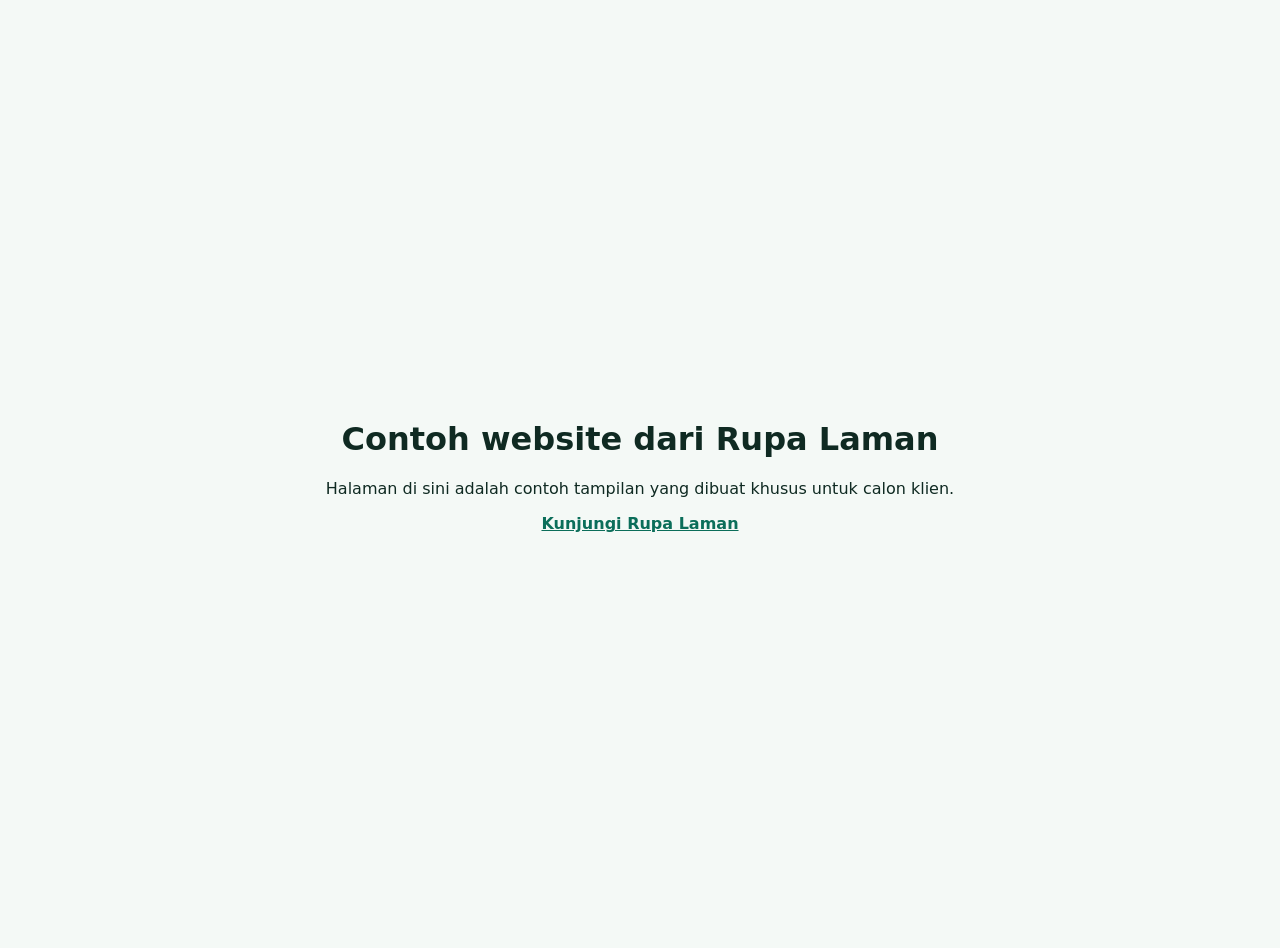
<file: index.html>
<!doctype html><html lang="id"><head><meta charset="utf-8"><meta name="viewport" content="width=device-width,initial-scale=1"><meta name="robots" content="noindex"><title>Contoh website · Rupa Laman</title>
<style>body{margin:0;font-family:system-ui,sans-serif;background:#f4f9f6;color:#0f2a22;display:grid;place-items:center;min-height:100vh;padding:24px;text-align:center}a{color:#0b6e5a;font-weight:700}</style></head>
<body><div><h1>Contoh website dari Rupa Laman</h1><p>Halaman di sini adalah contoh tampilan yang dibuat khusus untuk calon klien.</p><p><a href="https://rupalaman.nizamasli77.workers.dev">Kunjungi Rupa Laman</a></p></div></body></html>
</file>
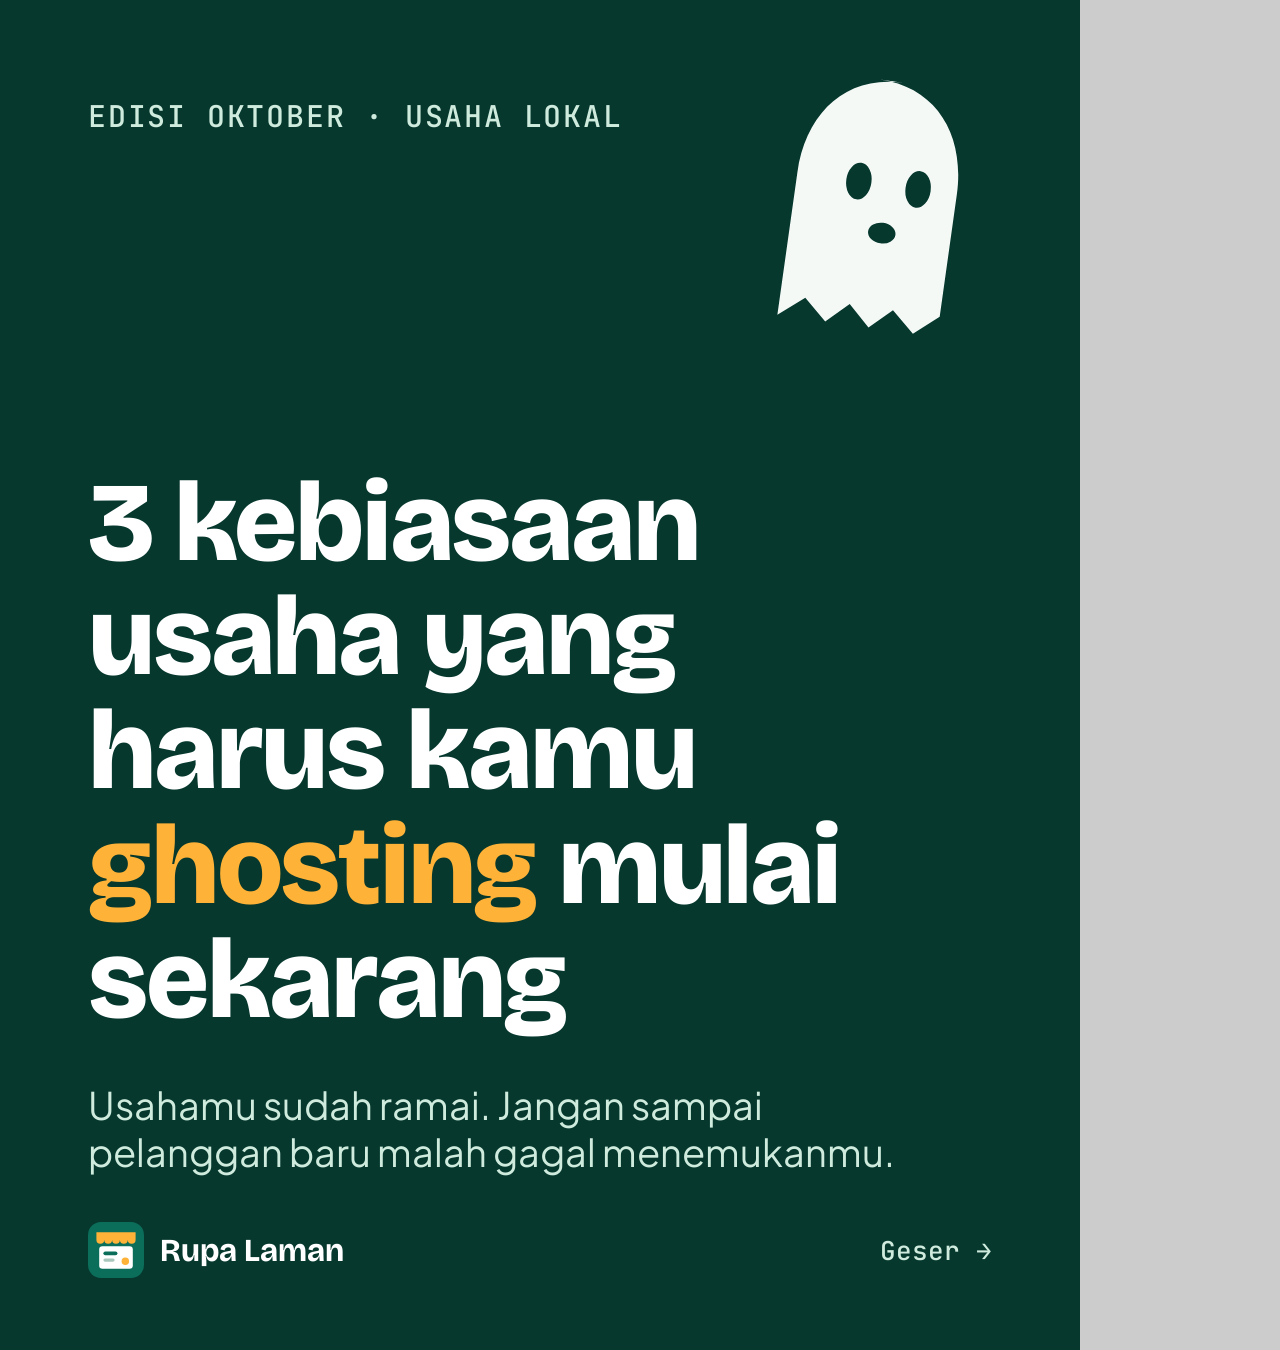
<file: konten/2026-10-05/ghosting-1.html>
<!doctype html><html><head><meta charset="utf-8"><link rel="stylesheet" href="brand.css"><style></style></head><body><div id="stage" class="dark"><div class="pad">
<div class="kicker">Edisi Oktober · Usaha lokal</div>
<div style="position:absolute;right:80px;top:70px;transform:rotate(8deg)"><svg width="230" viewBox="0 0 200 240"><path d="M100 10c-50 0-80 38-80 90v125l22-18 20 18 19-18 19 18 19-18 20 18 21-18V100c0-52-30-90-80-90z" fill="#F4F9F6"/><ellipse cx="74" cy="100" rx="11" ry="16" fill="#06382E"/><ellipse cx="126" cy="100" rx="11" ry="16" fill="#06382E"/><ellipse cx="100" cy="142" rx="12" ry="9" fill="#06382E"/></svg></div>
<h1 style="font-size:112px;margin-top:330px;max-width:900px">3 kebiasaan usaha yang harus kamu <span class="mangga">ghosting</span> mulai sekarang</h1>
<p style="font-size:38px;margin-top:44px;color:var(--mint);max-width:820px">Usahamu sudah ramai. Jangan sampai pelanggan baru malah gagal menemukanmu.</p>
</div><div class="foot"><div class="brand"><img src="../../brand/logo/rupalaman-mark.svg">Rupa Laman</div><div>Geser →</div></div></div></body></html>
</file>
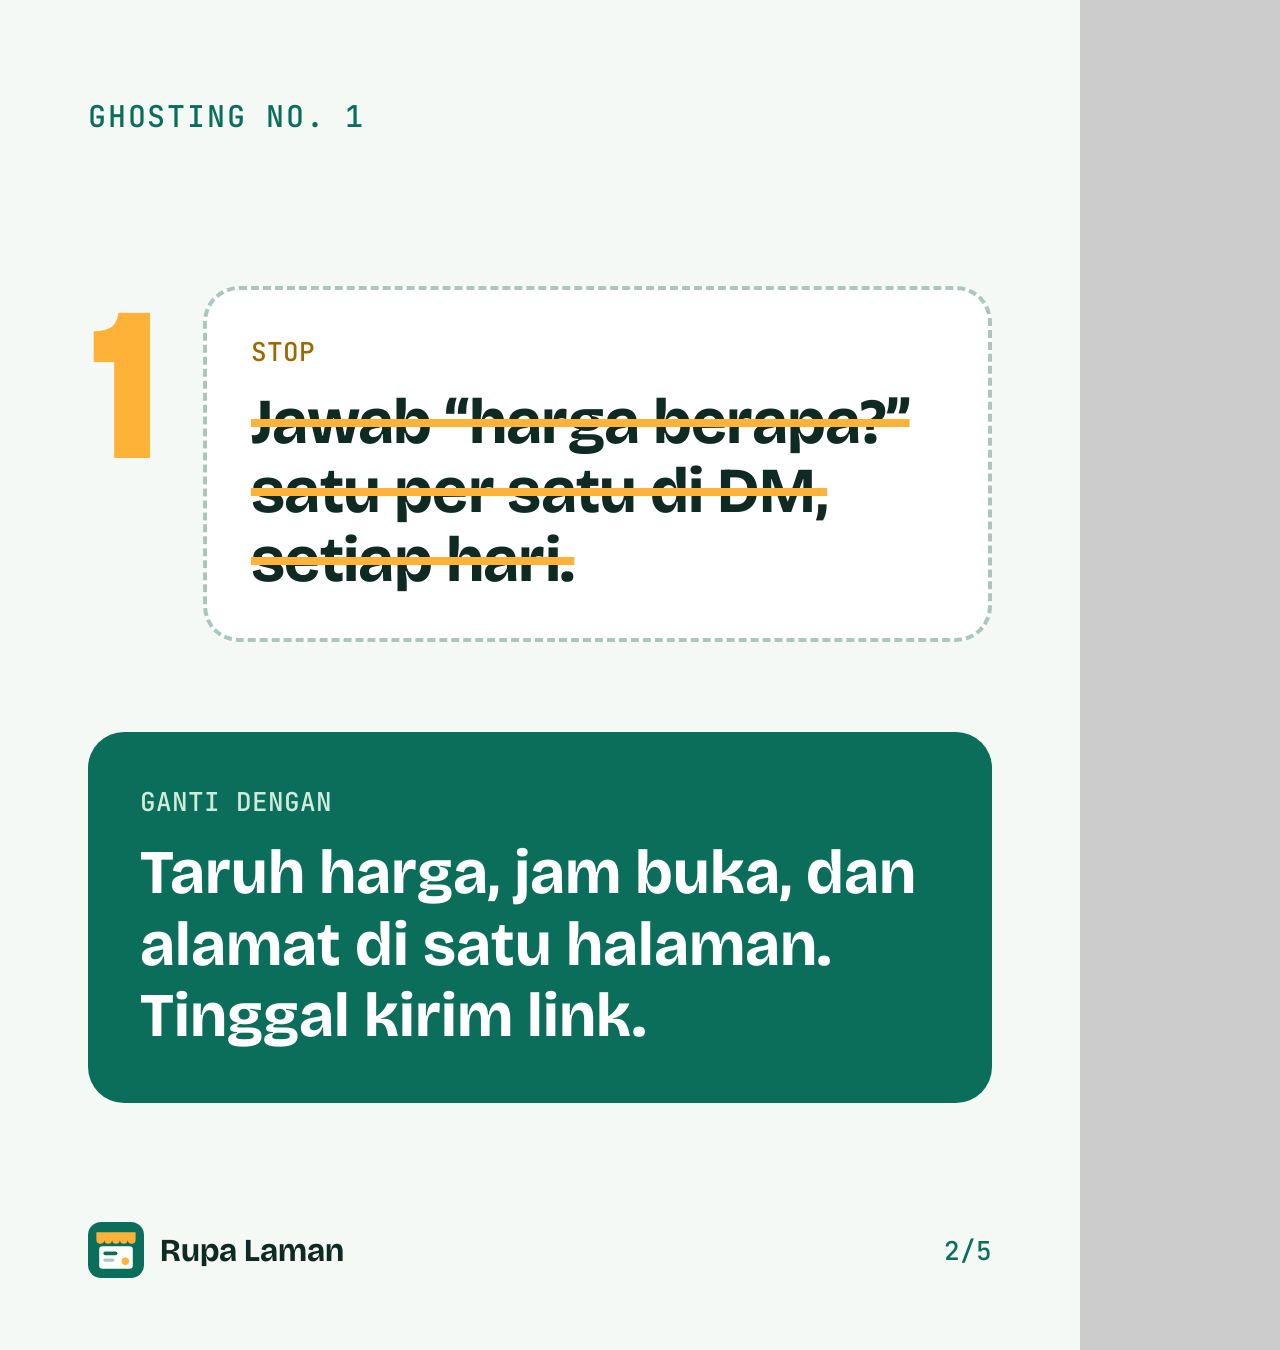
<file: konten/2026-10-05/ghosting-2.html>
<!doctype html><html><head><meta charset="utf-8"><link rel="stylesheet" href="brand.css"><style></style></head><body><div id="stage" class=""><div class="pad">
<div class="kicker">Ghosting no. 1</div>
<div style="display:flex;align-items:flex-start;gap:40px;margin-top:150px"><div class="num">1</div>
<div style="background:#fff;border:4px dashed #A9C7BC;border-radius:36px;padding:44px;flex:1"><div style="font-family:M;font-size:26px;color:#9a6a00;margin-bottom:18px">STOP</div><h2 style="font-size:64px;text-decoration:line-through;text-decoration-color:var(--mangga);text-decoration-thickness:8px">Jawab “harga berapa?” satu per satu di DM, setiap hari.</h2></div></div>
<div style="margin-top:90px;background:var(--giok);color:#fff;border-radius:36px;padding:52px">
<div style="font-family:M;font-size:26px;color:var(--mint);margin-bottom:18px">GANTI DENGAN</div>
<p style="font-family:B;font-weight:700;font-size:62px;line-height:1.15">Taruh harga, jam buka, dan alamat di satu halaman. Tinggal kirim link.</p></div>
</div><div class="foot"><div class="brand"><img src="../../brand/logo/rupalaman-mark.svg">Rupa Laman</div><div>2/5</div></div></div></body></html>
</file>
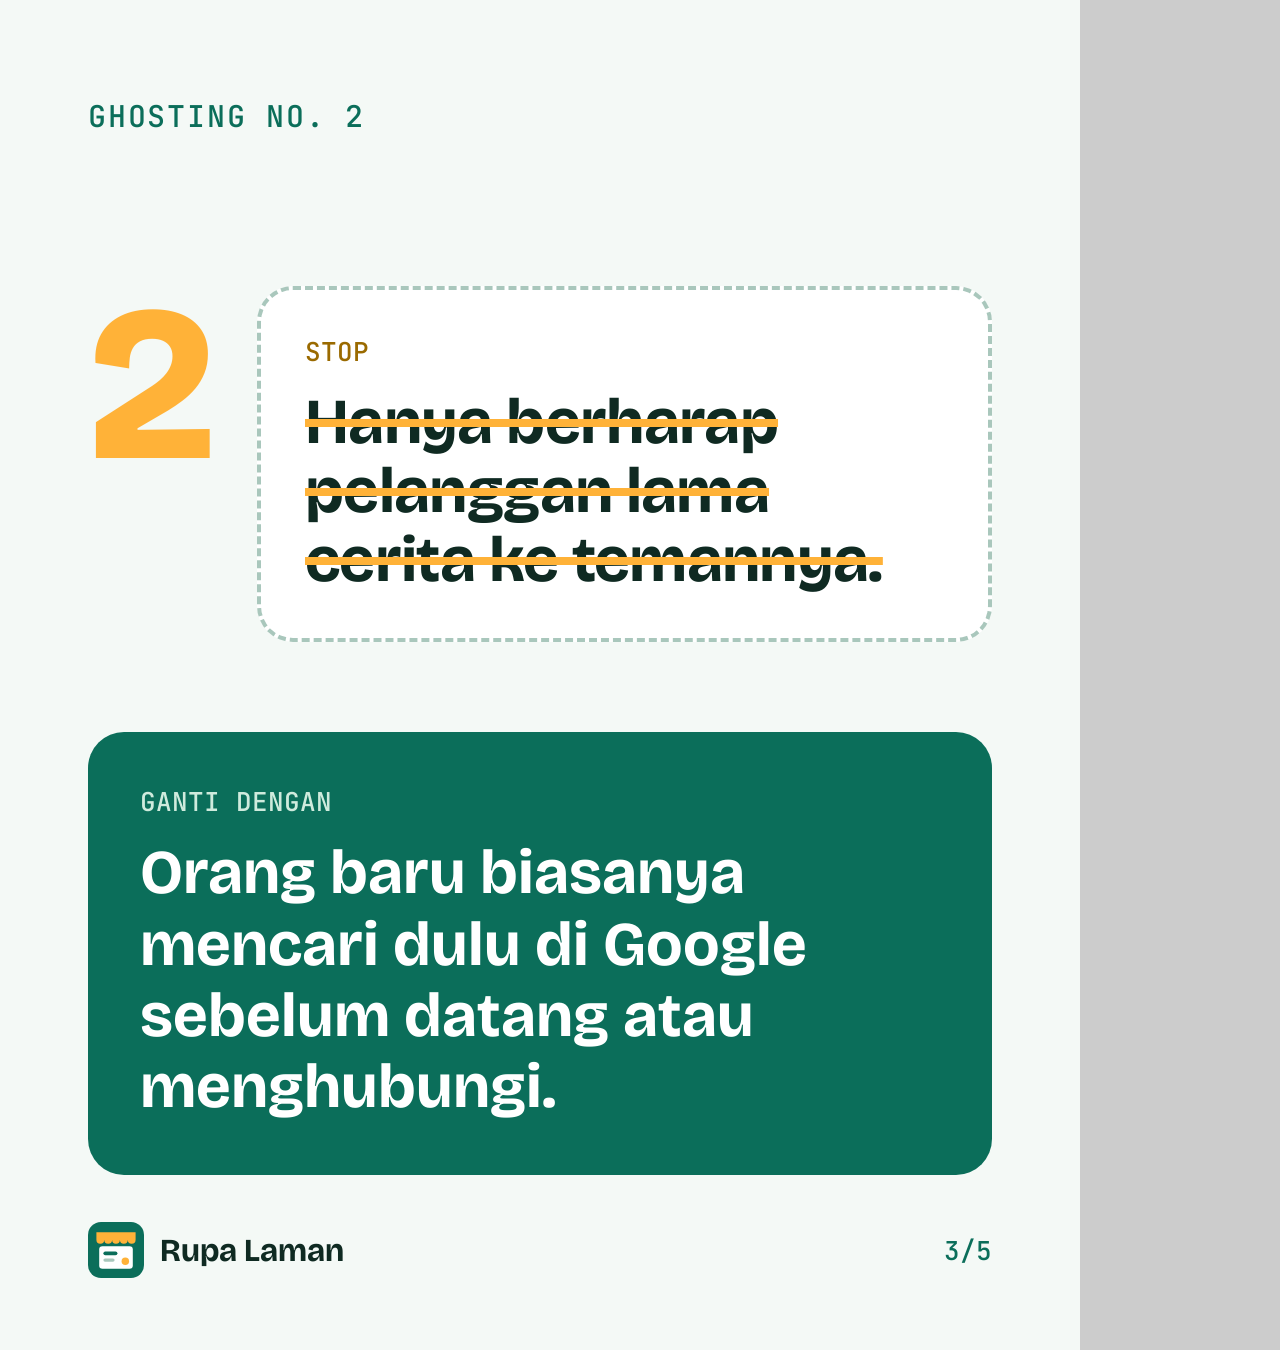
<file: konten/2026-10-05/ghosting-3.html>
<!doctype html><html><head><meta charset="utf-8"><link rel="stylesheet" href="brand.css"><style></style></head><body><div id="stage" class=""><div class="pad">
<div class="kicker">Ghosting no. 2</div>
<div style="display:flex;align-items:flex-start;gap:40px;margin-top:150px"><div class="num">2</div>
<div style="background:#fff;border:4px dashed #A9C7BC;border-radius:36px;padding:44px;flex:1"><div style="font-family:M;font-size:26px;color:#9a6a00;margin-bottom:18px">STOP</div><h2 style="font-size:64px;text-decoration:line-through;text-decoration-color:var(--mangga);text-decoration-thickness:8px">Hanya berharap pelanggan lama cerita ke temannya.</h2></div></div>
<div style="margin-top:90px;background:var(--giok);color:#fff;border-radius:36px;padding:52px">
<div style="font-family:M;font-size:26px;color:var(--mint);margin-bottom:18px">GANTI DENGAN</div>
<p style="font-family:B;font-weight:700;font-size:62px;line-height:1.15">Orang baru biasanya mencari dulu di Google sebelum datang atau menghubungi.</p></div>
</div><div class="foot"><div class="brand"><img src="../../brand/logo/rupalaman-mark.svg">Rupa Laman</div><div>3/5</div></div></div></body></html>
</file>
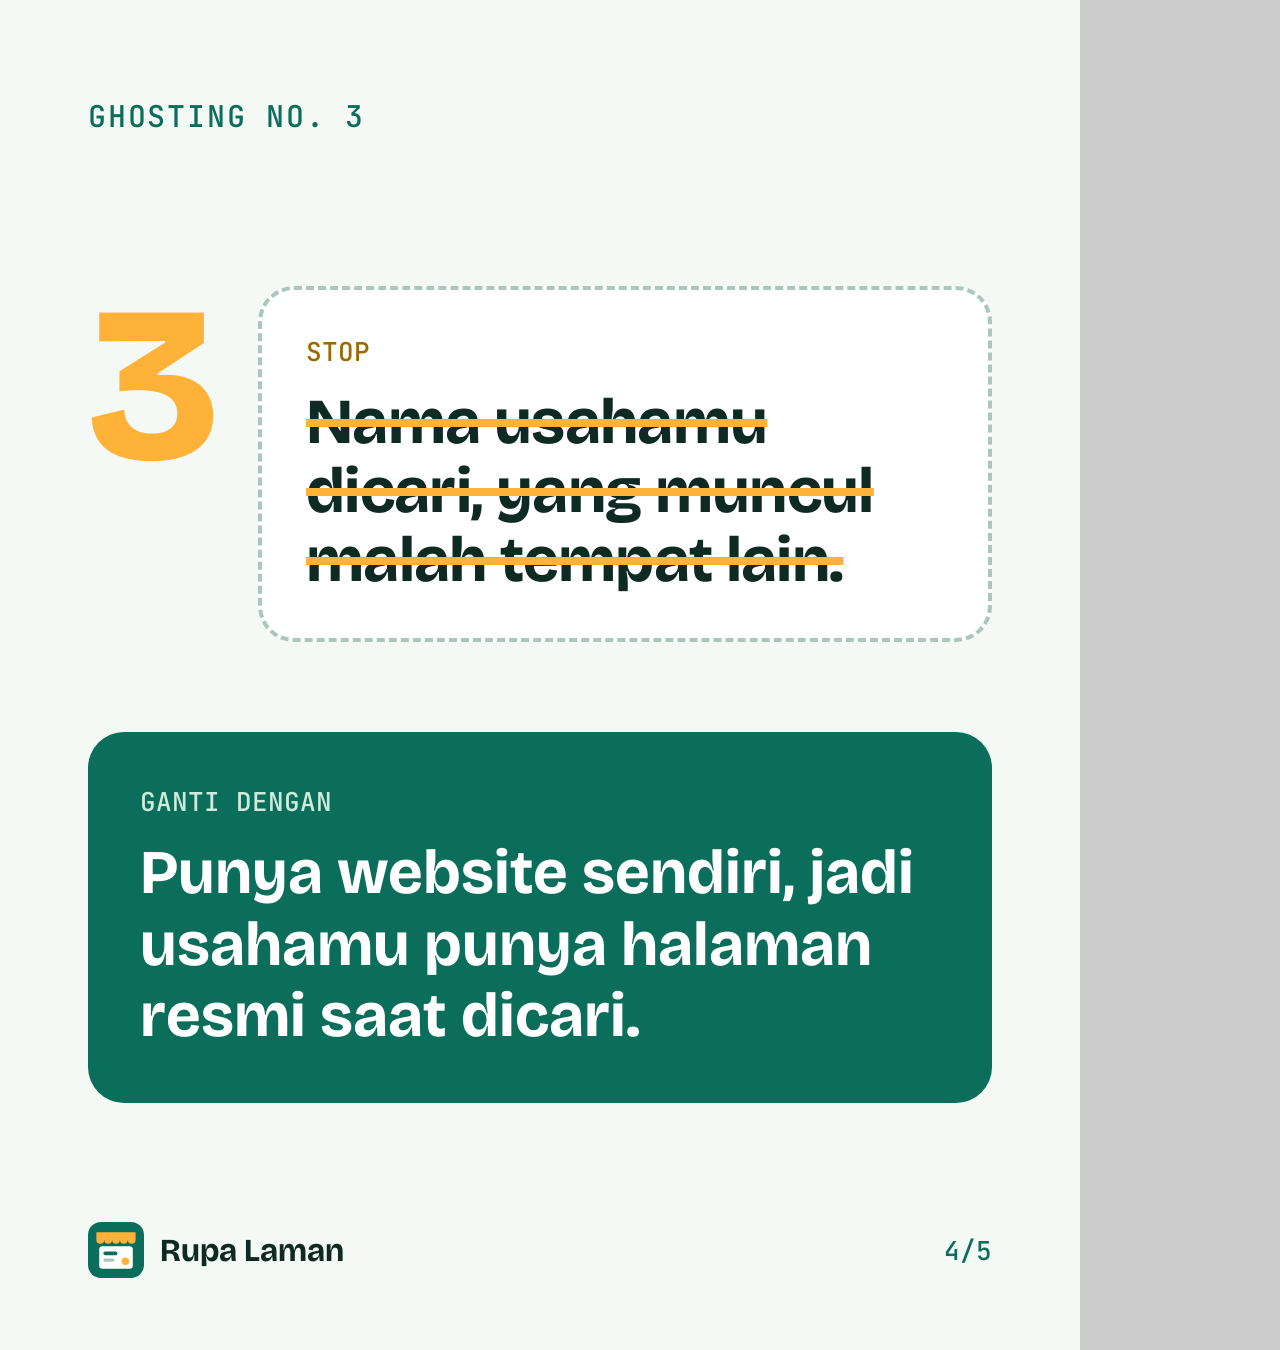
<file: konten/2026-10-05/ghosting-4.html>
<!doctype html><html><head><meta charset="utf-8"><link rel="stylesheet" href="brand.css"><style></style></head><body><div id="stage" class=""><div class="pad">
<div class="kicker">Ghosting no. 3</div>
<div style="display:flex;align-items:flex-start;gap:40px;margin-top:150px"><div class="num">3</div>
<div style="background:#fff;border:4px dashed #A9C7BC;border-radius:36px;padding:44px;flex:1"><div style="font-family:M;font-size:26px;color:#9a6a00;margin-bottom:18px">STOP</div><h2 style="font-size:64px;text-decoration:line-through;text-decoration-color:var(--mangga);text-decoration-thickness:8px">Nama usahamu dicari, yang muncul malah tempat lain.</h2></div></div>
<div style="margin-top:90px;background:var(--giok);color:#fff;border-radius:36px;padding:52px">
<div style="font-family:M;font-size:26px;color:var(--mint);margin-bottom:18px">GANTI DENGAN</div>
<p style="font-family:B;font-weight:700;font-size:62px;line-height:1.15">Punya website sendiri, jadi usahamu punya halaman resmi saat dicari.</p></div>
</div><div class="foot"><div class="brand"><img src="../../brand/logo/rupalaman-mark.svg">Rupa Laman</div><div>4/5</div></div></div></body></html>
</file>
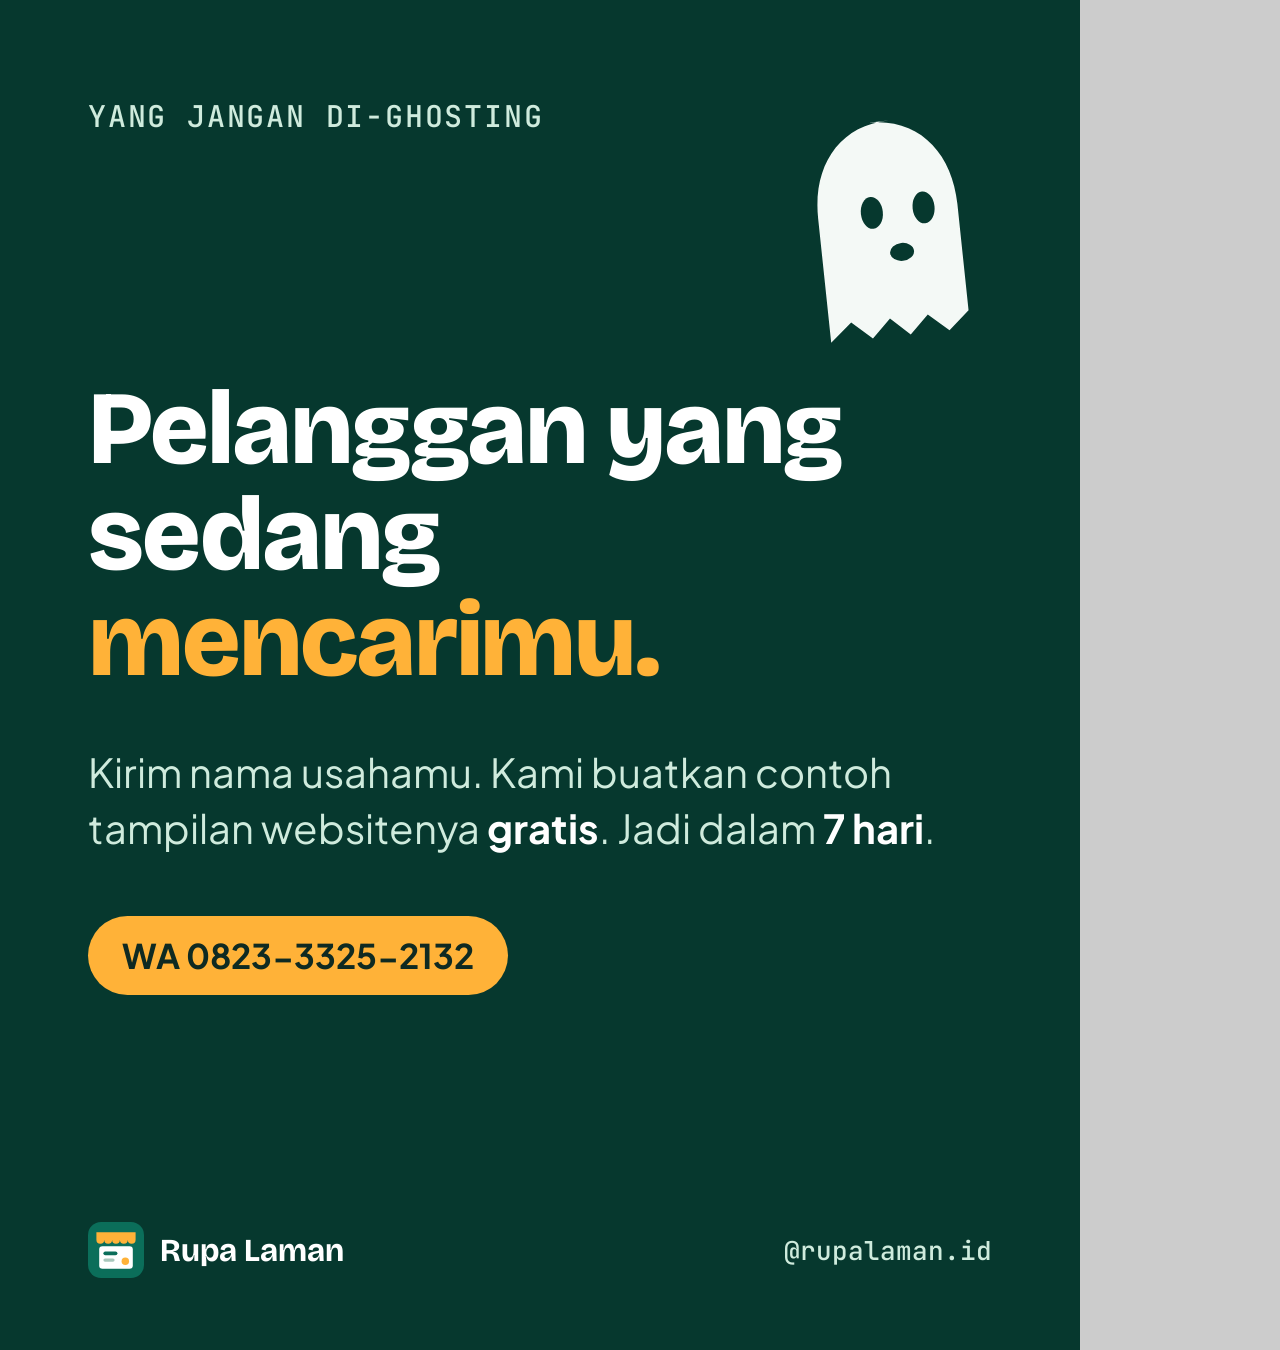
<file: konten/2026-10-05/ghosting-5.html>
<!doctype html><html><head><meta charset="utf-8"><link rel="stylesheet" href="brand.css"><style></style></head><body><div id="stage" class="dark"><div class="pad">
<div style="position:absolute;right:80px;top:110px;transform:rotate(-6deg)"><svg width="200" viewBox="0 0 200 240"><path d="M100 10c-50 0-80 38-80 90v125l22-18 20 18 19-18 19 18 19-18 20 18 21-18V100c0-52-30-90-80-90z" fill="#F4F9F6"/><ellipse cx="74" cy="100" rx="11" ry="16" fill="#06382E"/><ellipse cx="126" cy="100" rx="11" ry="16" fill="#06382E"/><ellipse cx="100" cy="142" rx="12" ry="9" fill="#06382E"/></svg></div>
<div class="kicker">Yang jangan di-ghosting</div>
<h1 style="font-size:104px;margin-top:240px;max-width:920px">Pelanggan yang sedang <span class="mangga">mencarimu.</span></h1>
<p style="font-size:40px;margin-top:50px;color:var(--mint);max-width:860px;line-height:1.4">Kirim nama usahamu. Kami buatkan contoh tampilan websitenya <b style="color:#fff">gratis</b>. Jadi dalam <b style="color:#fff">7 hari</b>.</p>
<div style="margin-top:60px" class="pill">WA 0823-3325-2132</div>
</div><div class="foot"><div class="brand"><img src="../../brand/logo/rupalaman-mark.svg">Rupa Laman</div><div>@rupalaman.id</div></div></div></body></html>
</file>
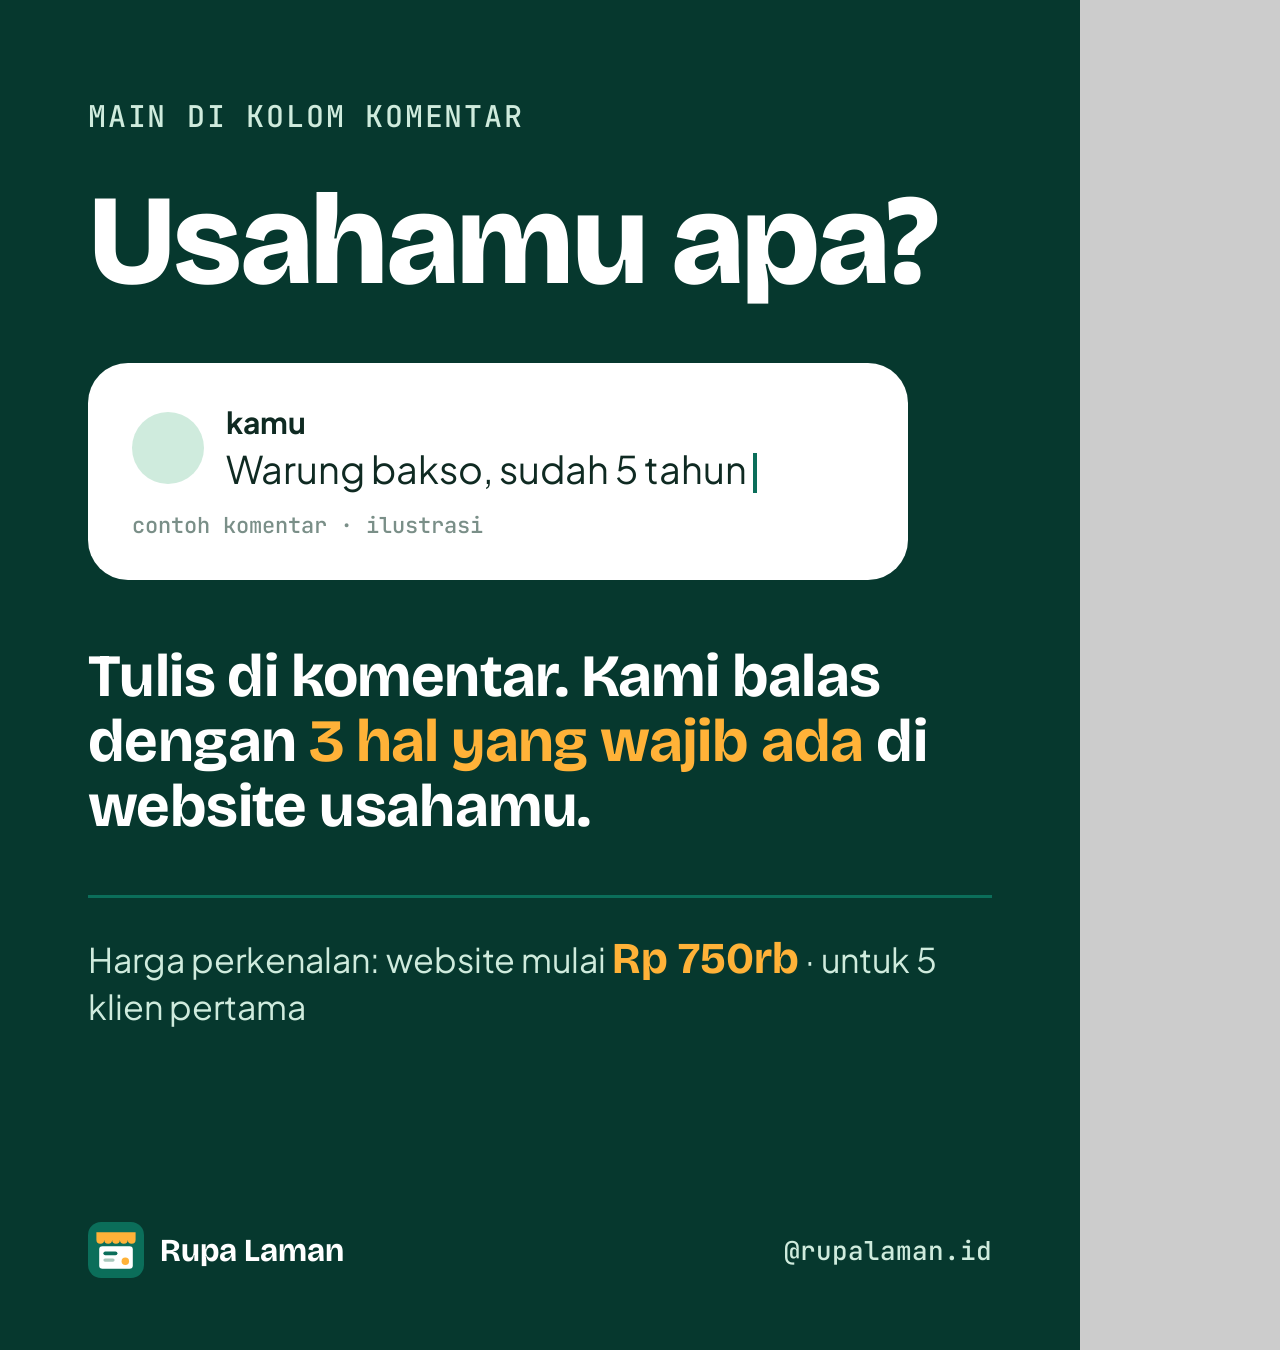
<file: konten/2026-10-05/komentar.html>
<!doctype html><html><head><meta charset="utf-8"><link rel="stylesheet" href="brand.css"><style></style></head><body><div id="stage" class="dark"><div class="pad">
<div class="kicker">Main di kolom komentar</div>
<h1 style="font-size:128px;margin-top:40px;white-space:nowrap">Usahamu apa?</h1>
<div style="margin-top:56px;background:#fff;color:var(--tinta);border-radius:40px;padding:40px 44px;max-width:820px;position:relative">
<div style="display:flex;gap:22px;align-items:center"><div style="width:72px;height:72px;border-radius:50%;background:var(--mint)"></div><div><div style="font-family:J;font-weight:700;font-size:30px">kamu</div><div style="font-size:38px;margin-top:4px">Warung bakso, sudah 5 tahun<span style="display:inline-block;width:4px;height:40px;background:var(--giok);margin-left:6px;vertical-align:middle"></span></div></div></div>
<div style="font-family:M;font-size:22px;color:#7a8f88;margin-top:18px">contoh komentar · ilustrasi</div></div>
<h2 style="font-size:60px;margin-top:64px;max-width:860px">Tulis di komentar. Kami balas dengan <span class="mangga">3 hal yang wajib ada</span> di website usahamu.</h2>
<div style="margin-top:56px;border-top:3px solid #0B6E5A;padding-top:34px;font-size:34px;color:var(--mint)">Harga perkenalan: website mulai <b class="mangga" style="font-family:B;font-size:44px">Rp 750rb</b> · untuk 5 klien pertama</div>
</div><div class="foot"><div class="brand"><img src="../../brand/logo/rupalaman-mark.svg">Rupa Laman</div><div>@rupalaman.id</div></div></div></body></html>
</file>
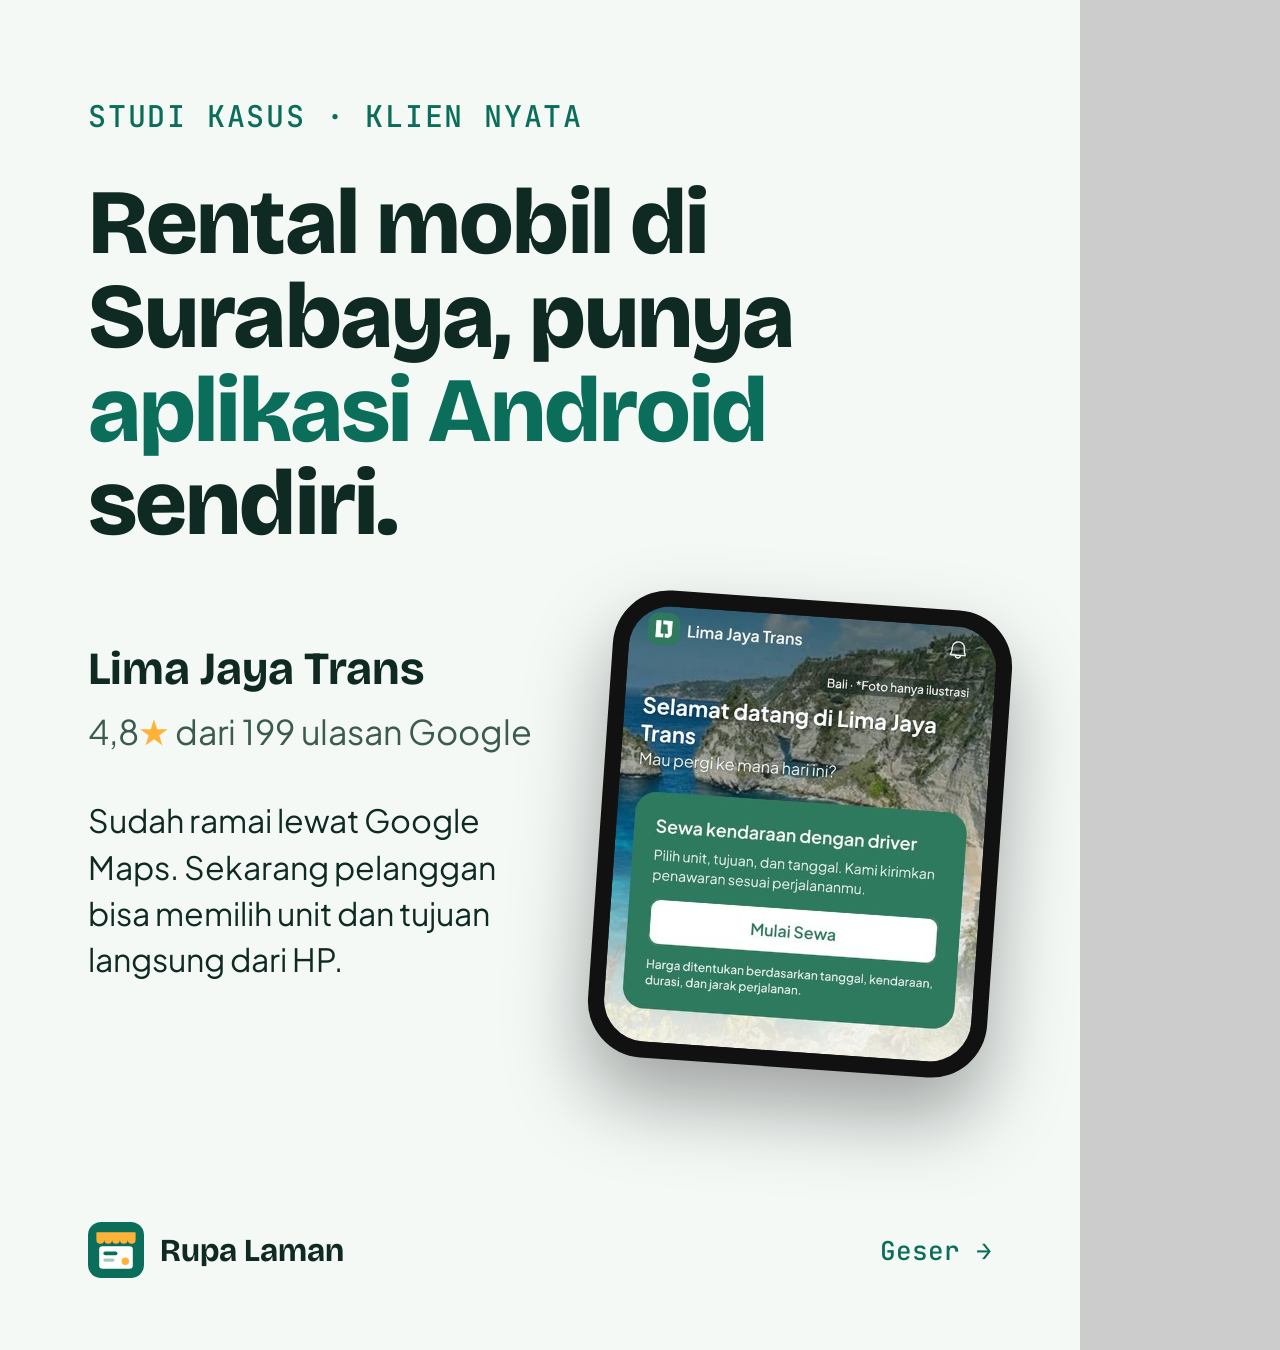
<file: konten/2026-10-05/ljt-1.html>
<!doctype html><html><head><meta charset="utf-8"><link rel="stylesheet" href="brand.css"><style></style></head><body><div id="stage" class=""><div class="pad">
<div class="kicker">Studi kasus · Klien nyata</div>
<h1 style="font-size:92px;margin-top:40px;max-width:920px">Rental mobil di Surabaya, punya <span class="giok">aplikasi Android</span> sendiri.</h1>
<div style="margin-top:90px;font-family:B;font-weight:700;font-size:46px">Lima Jaya Trans</div>
<div style="margin-top:14px;font-size:34px;color:#3b5a50">4,8<span class="mangga">★</span> dari 199 ulasan Google</div>
<div style="margin-top:44px;font-size:32px;max-width:470px;line-height:1.45">Sudah ramai lewat Google Maps. Sekarang pelanggan bisa memilih unit dan tujuan langsung dari HP.</div>
</div>
<div class="phone" style="width:400px;right:80px;top:600px;transform:rotate(4deg)"><img src="ljt-crop-atas.jpg"></div>
<div class="foot"><div class="brand"><img src="../../brand/logo/rupalaman-mark.svg">Rupa Laman</div><div>Geser →</div></div></div></body></html>
</file>
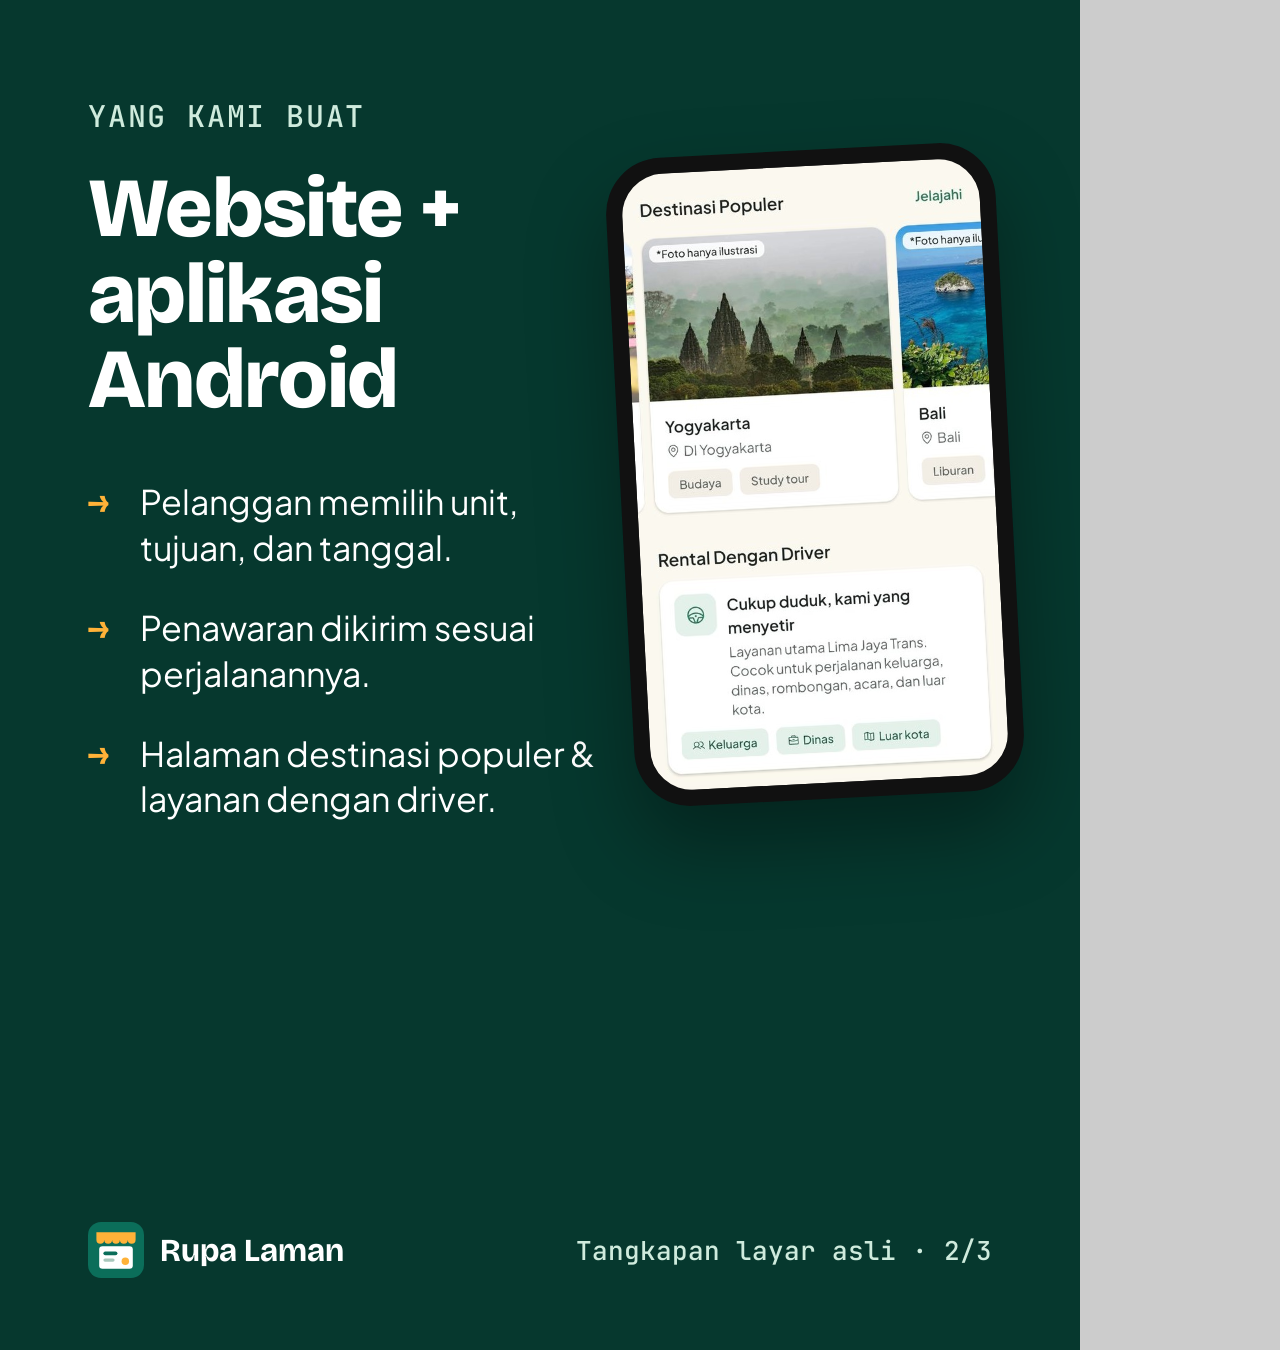
<file: konten/2026-10-05/ljt-2.html>
<!doctype html><html><head><meta charset="utf-8"><link rel="stylesheet" href="brand.css"><style></style></head><body><div id="stage" class="dark"><div class="pad">
<div class="kicker">Yang kami buat</div>
<h1 style="font-size:84px;margin-top:30px;max-width:560px">Website + aplikasi Android</h1>
<ul style="list-style:none;margin-top:56px;max-width:540px">
<li style="font-size:34px;line-height:1.35;margin-bottom:34px;padding-left:52px;position:relative"><span style="position:absolute;left:0;color:var(--mangga);font-family:B">→</span>Pelanggan memilih unit, tujuan, dan tanggal.</li>
<li style="font-size:34px;line-height:1.35;margin-bottom:34px;padding-left:52px;position:relative"><span style="position:absolute;left:0;color:var(--mangga);font-family:B">→</span>Penawaran dikirim sesuai perjalanannya.</li>
<li style="font-size:34px;line-height:1.35;margin-bottom:34px;padding-left:52px;position:relative"><span style="position:absolute;left:0;color:var(--mangga);font-family:B">→</span>Halaman destinasi populer & layanan dengan driver.</li>
</ul></div>
<div class="phone" style="width:390px;right:70px;top:150px;transform:rotate(-3deg)"><img src="ljt-crop-destinasi.jpg"></div>
<div class="foot"><div class="brand"><img src="../../brand/logo/rupalaman-mark.svg">Rupa Laman</div><div>Tangkapan layar asli · 2/3</div></div></div></body></html>
</file>
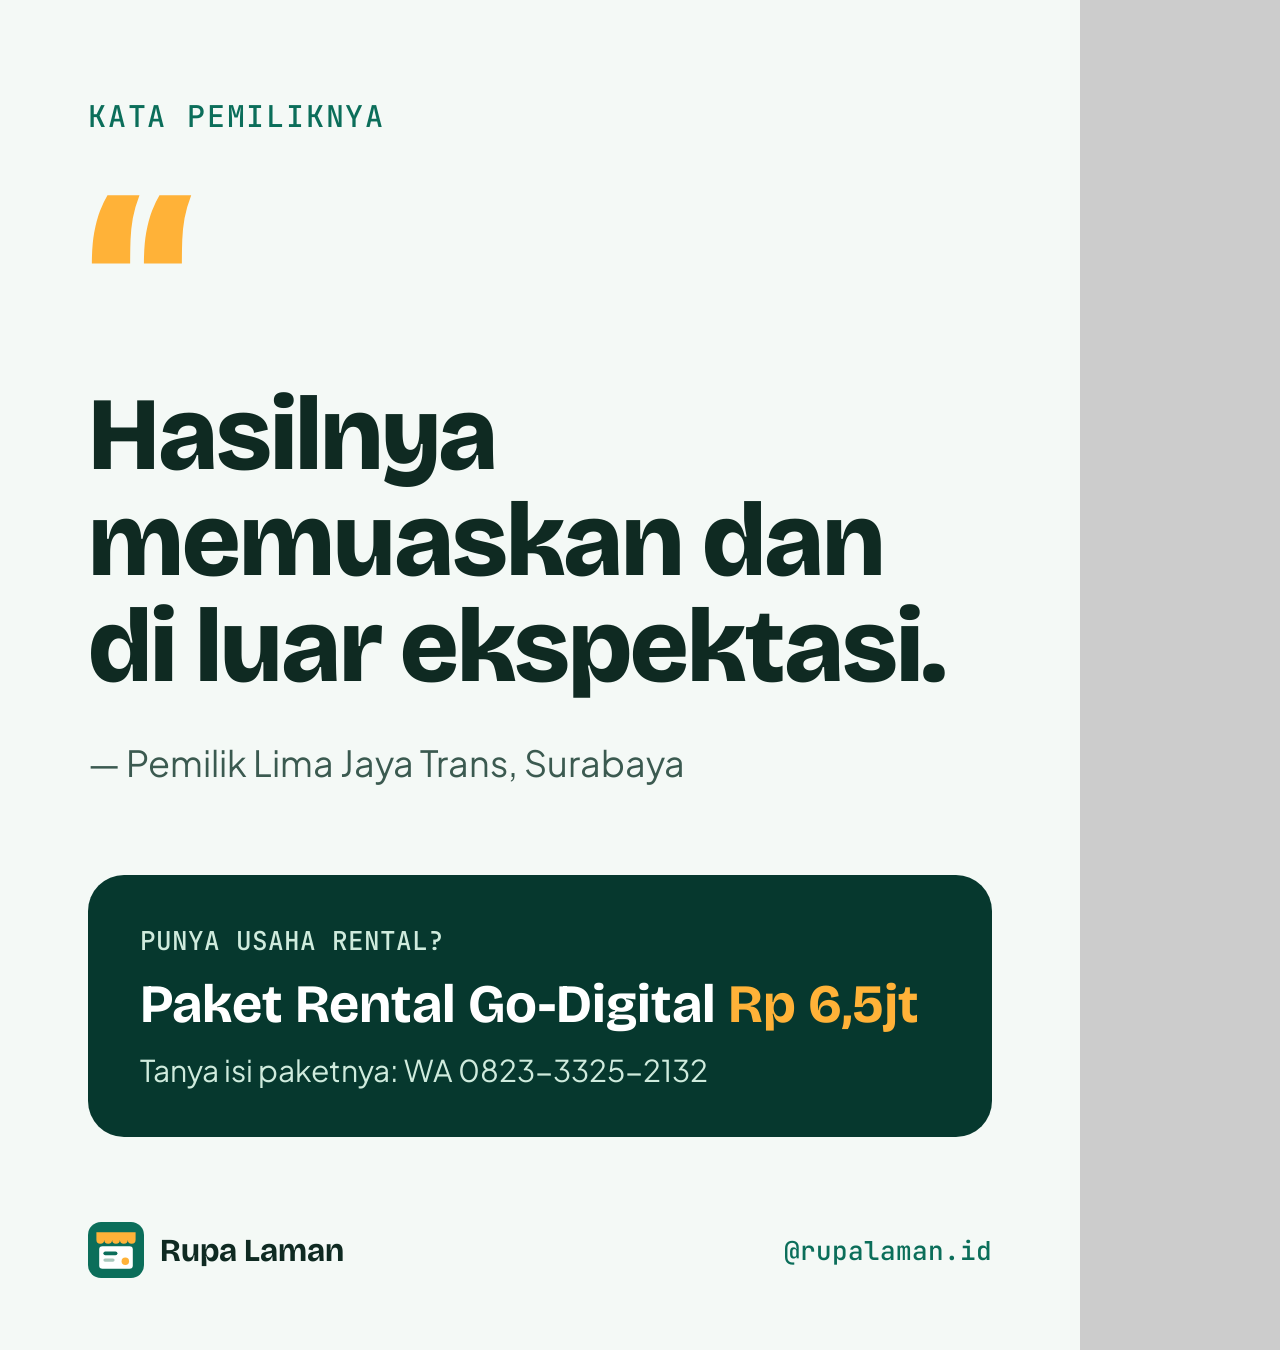
<file: konten/2026-10-05/ljt-3.html>
<!doctype html><html><head><meta charset="utf-8"><link rel="stylesheet" href="brand.css"><style></style></head><body><div id="stage" class=""><div class="pad">
<div class="kicker">Kata pemiliknya</div>
<div style="font-family:B;font-weight:800;font-size:260px;line-height:.6;color:var(--mangga);margin-top:80px">“</div>
<h1 style="font-size:104px;max-width:900px;margin-top:10px">Hasilnya memuaskan dan di luar ekspektasi.</h1>
<p style="font-size:36px;margin-top:40px;color:#3b5a50">— Pemilik Lima Jaya Trans, Surabaya</p>
<div style="margin-top:90px;background:var(--tua);color:#fff;border-radius:36px;padding:48px 52px">
<div style="font-family:M;font-size:26px;color:var(--mint)">PUNYA USAHA RENTAL?</div>
<div style="font-family:B;font-weight:700;font-size:54px;margin-top:14px">Paket Rental Go-Digital <span class="mangga">Rp 6,5jt</span></div>
<div style="font-size:30px;margin-top:14px;color:var(--mint)">Tanya isi paketnya: WA 0823-3325-2132</div></div>
</div><div class="foot"><div class="brand"><img src="../../brand/logo/rupalaman-mark.svg">Rupa Laman</div><div>@rupalaman.id</div></div></div></body></html>
</file>
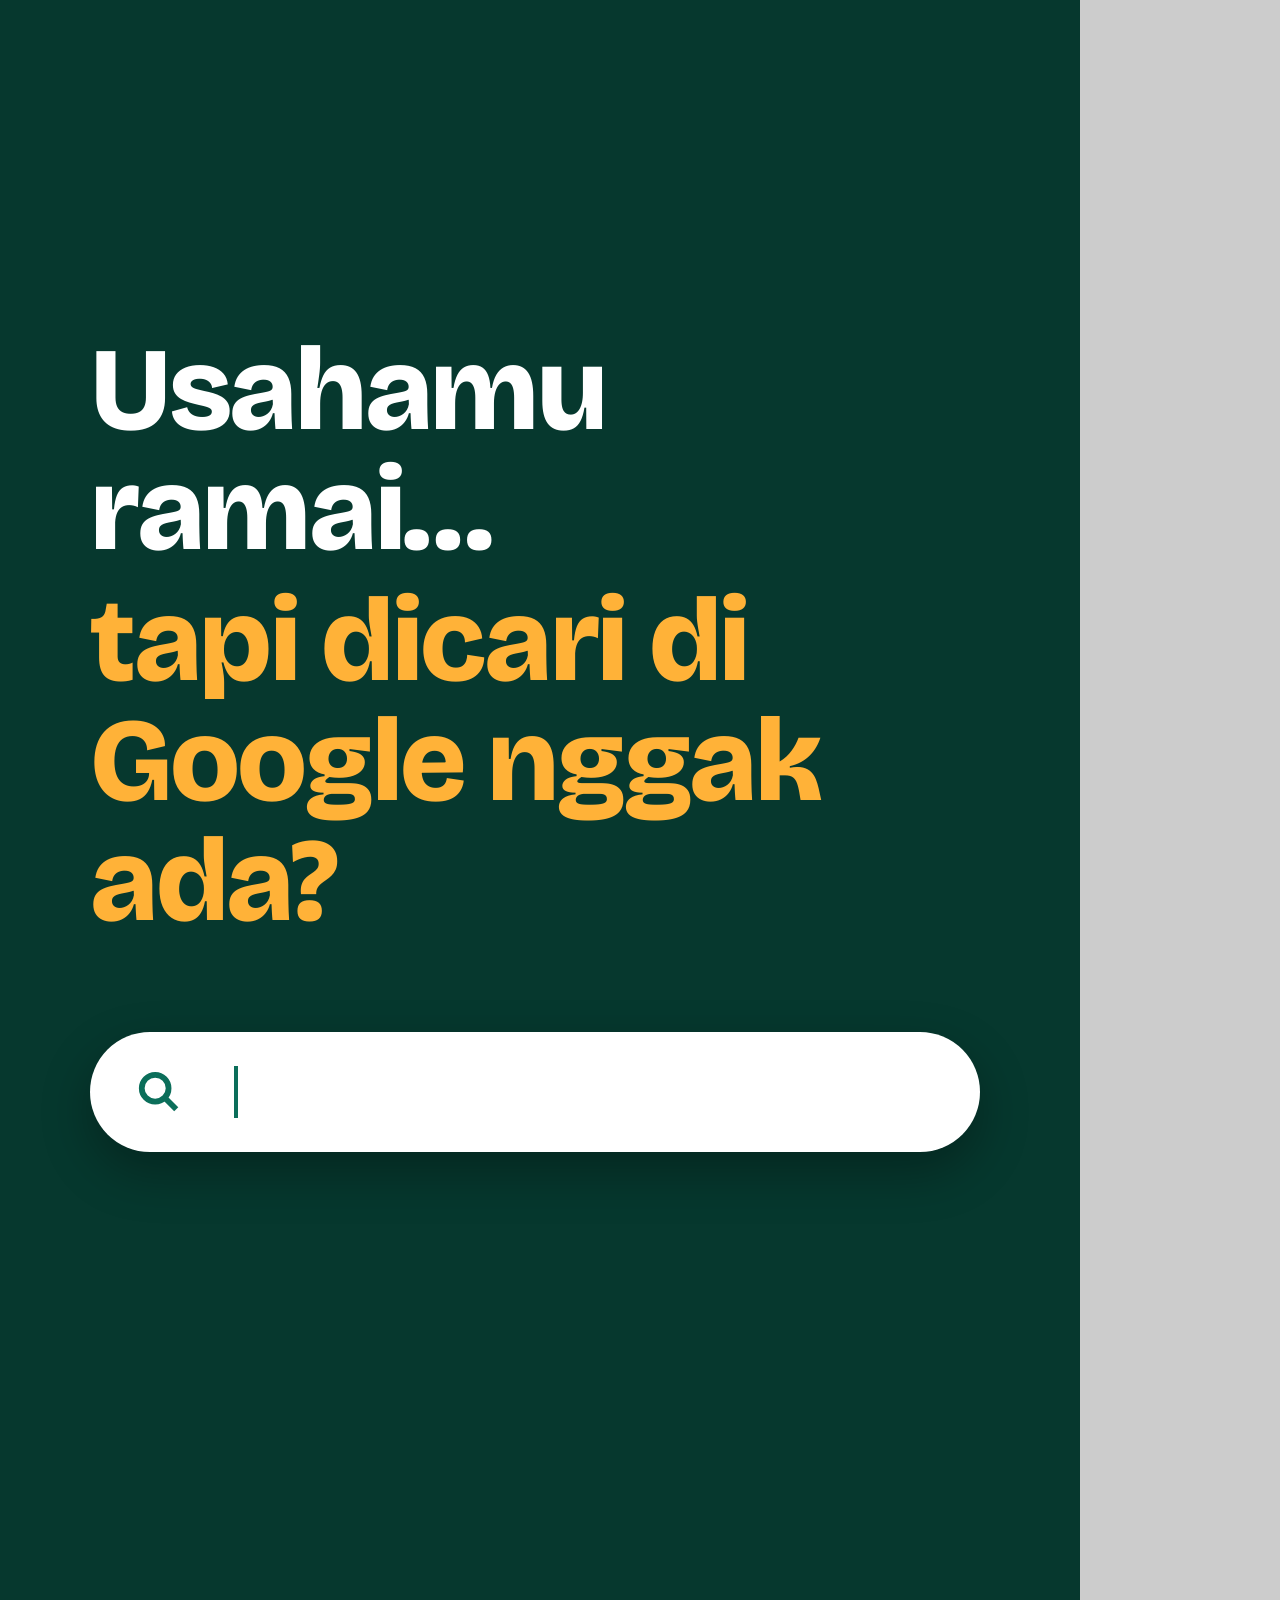
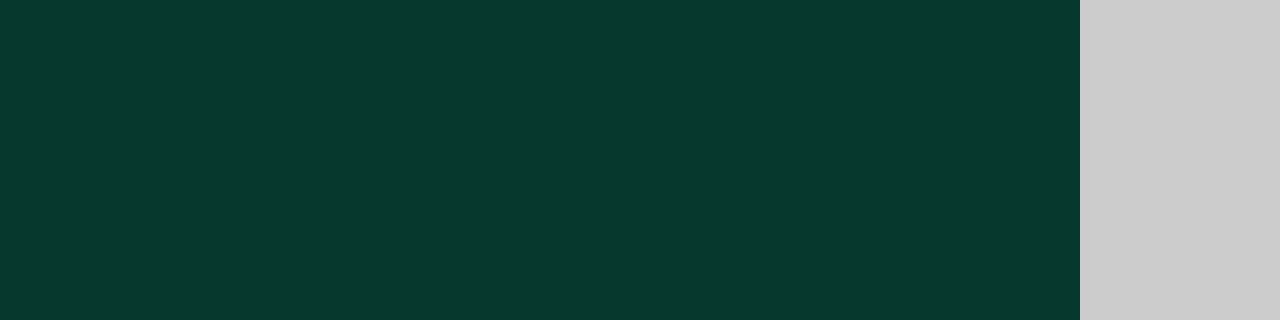
<file: konten/2026-10-05/proses-7-hari.html>
<!doctype html><html><head><meta charset="utf-8"><link rel="stylesheet" href="brand.css"><style>
#stage{width:1080px;height:1920px;background:var(--tua);color:#fff}
.sc{position:absolute;inset:0;padding:330px 100px 380px 90px;opacity:0}
.big{font-family:B;font-weight:800;line-height:1.02;letter-spacing:-.02em}
.search{background:#fff;color:var(--tinta);border-radius:999px;padding:34px 46px;font-size:46px;display:flex;align-items:center;gap:26px;box-shadow:0 20px 50px rgba(0,0,0,.3)}
.res{margin-top:40px;background:rgba(255,255,255,.08);border:3px dashed #3c6b60;border-radius:32px;padding:44px;font-size:42px;color:var(--mint)}
.day{font-family:M;font-size:44px;color:var(--mangga);letter-spacing:.04em}
.bar{position:absolute;left:90px;right:100px;top:1520px;height:18px;background:#0B4C3F;border-radius:9px}
.bar i{display:block;height:100%;background:var(--mangga);border-radius:9px;width:0}
.dots{position:absolute;left:90px;right:100px;top:1570px;display:flex;justify-content:space-between;font-family:M;font-size:30px;color:var(--mint)}
.win{background:var(--kabut);border-radius:36px;height:560px;margin-top:60px;padding:40px;overflow:hidden;position:relative}
.blk{background:#d7e8df;border-radius:18px;margin-bottom:24px;transform-origin:left;}
</style></head><body><div id="stage">
<div class="sc" id="s1">
 <div class="big" style="font-size:118px">Usahamu ramai…</div>
 <div class="big mangga" style="font-size:118px;margin-top:10px">tapi dicari di Google nggak ada?</div>
 <div class="search" style="margin-top:90px"><svg width="46" height="46" viewBox="0 0 24 24"><circle cx="10" cy="10" r="7" stroke="#0B6E5A" stroke-width="3" fill="none"/><path d="M15 15l6 6" stroke="#0B6E5A" stroke-width="3"/></svg><span id="typed"></span><span id="caret" style="width:4px;height:52px;background:var(--giok)"></span></div>
 <div class="res" id="nores">Tidak ada website. Pelanggan baru pindah ke tempat lain.</div>
</div>
<div class="sc" id="s2">
 <div class="day">Cara Rupa Laman</div>
 <div class="big" style="font-size:150px;margin-top:30px">Ini prosesnya.</div>
 <div class="big mangga" style="font-size:300px;margin-top:20px" id="seven">7 hari.</div>
</div>
<div class="sc" id="s3">
 <div class="day" id="dlabel">HARI 1</div>
 <div class="big" style="font-size:96px;margin-top:24px;min-height:300px" id="dtext"></div>
 <div class="win" id="win">
  <div class="blk" id="b1" style="height:90px;width:60%;background:var(--giok)"></div>
  <div class="blk" id="b2" style="height:200px;width:100%"></div>
  <div class="blk" id="b3" style="height:70px;width:45%;background:var(--mangga)"></div>
  <div class="blk" id="b4" style="height:110px;width:100%"></div>
 </div>
</div>
<div class="bar" id="bar"><i id="fill"></i></div>
<div class="dots" id="dots"><span>H1</span><span>H2</span><span>H3</span><span>H4</span><span>H5</span><span>H6</span><span>H7</span></div>
<div class="sc" id="s4">
 <img src="../../brand/logo/rupalaman-mark.svg" style="width:150px">
 <div class="big" style="font-size:132px;margin-top:60px">Sudah ramai.</div>
 <div class="big mangga" style="font-size:132px">Saatnya ditemukan.</div>
 <div style="font-size:50px;margin-top:70px;color:var(--mint);line-height:1.35">Kirim nama usahamu.<br>Contoh tampilan website <b style="color:#fff">gratis</b>.</div>
 <div class="pill" style="margin-top:70px;font-size:46px;padding:26px 46px">DM @rupalaman.id</div>
</div>
</div>
<script>
const $=id=>document.getElementById(id);
const cl=(x,a=0,b=1)=>Math.min(b,Math.max(a,x));
const ease=x=>1-Math.pow(1-cl(x),3);
const days=[["HARI 1","Ngobrol, kirim foto & info usaha."],["HARI 2","Contoh tampilan gratis jadi."],["HARI 3–5","Halaman dibangun."],["HARI 6","Revisi bareng."],["HARI 7","Online. Tinggal bagikan link."]];
function vis(el,t,a,b,fade=.25){let o=cl((t-a)/fade)*cl((b-t)/fade);$(el).style.opacity=o;return o}
window.__render=function(t){
 // scene 1: 0-3.2
 vis('s1',t,-1,3.2);
 const q="nama usahamu"; $('typed').textContent=q.slice(0,Math.floor(cl((t-0.3)/1.0)*q.length));
 $('caret').style.opacity=(Math.floor(t*3)%2)?0:1;
 $('nores').style.opacity=ease((t-1.4)/.3); $('nores').style.transform=`translateY(${(1-ease((t-1.4)/.3))*30}px)`;
 // scene 2: 3.2-5
 vis('s2',t,3.2,5.0); const k=ease((t-3.6)/.4); $('seven').style.transform=`scale(${.6+.4*k})`; $('seven').style.transformOrigin='left';
 // scene 3: 5-11.5
 const o3=vis('s3',t,5,11.5); $('bar').style.opacity=o3; $('dots').style.opacity=o3;
 const idx=Math.min(4,Math.floor(cl((t-5)/6.5)*5));
 const T=[4,100/6,400/6,500/6,100]; const seg=6.5/5, st=5+idx*seg; const prev=idx?T[idx-1]:0; const w=prev+(T[idx]-prev)*ease((t-st)/.5); $('fill').style.width=w+'%'; $('dlabel').textContent=days[idx][0]; $('dtext').textContent=days[idx][1];
 const bt=t-5; ['b1','b2','b3','b4'].forEach((b,i)=>{$(b).style.transform=`scaleX(${ease((bt-1.3-i*.9)/.5)})`});
 $('win').style.outline = idx==4 ? '8px solid #FFB238':'none';
 // scene 4: 11.5-15
 vis('s4',t,11.5,99); 
};
window.__render(0);
</script></body></html>
</file>
<file: konten/2026-10-05/brand.css>
@font-face{font-family:B;src:url(../../brand/fonts/Bricolage-800.ttf);font-weight:800}
@font-face{font-family:B;src:url(../../brand/fonts/Bricolage-700.ttf);font-weight:700}
@font-face{font-family:J;src:url(../../brand/fonts/Jakarta-400.ttf);font-weight:400}
@font-face{font-family:J;src:url(../../brand/fonts/Jakarta-600.ttf);font-weight:600}
@font-face{font-family:J;src:url(../../brand/fonts/Jakarta-700.ttf);font-weight:700}
@font-face{font-family:M;src:url(../../brand/fonts/Mono-500.ttf);font-weight:500}
:root{--giok:#0B6E5A;--tua:#06382E;--mangga:#FFB238;--mint:#CFEBDD;--kabut:#F4F9F6;--tinta:#0F2A22}
*{box-sizing:border-box;margin:0;padding:0}
body{background:#ccc}
#stage{width:1080px;height:1350px;position:relative;overflow:hidden;font-family:J,sans-serif;color:var(--tinta);background:var(--kabut)}
#stage.dark{background:var(--tua);color:#fff}
.pad{position:absolute;inset:0;padding:96px 88px}
.kicker{font-family:M;font-weight:500;font-size:30px;letter-spacing:.06em;text-transform:uppercase;color:var(--giok)}
.dark .kicker{color:var(--mint)}
h1{font-family:B;font-weight:800;line-height:1.02;letter-spacing:-.02em}
h2{font-family:B;font-weight:700;line-height:1.08;letter-spacing:-.01em}
.mangga{color:var(--mangga)} .giok{color:var(--giok)}
.foot{position:absolute;left:88px;right:88px;bottom:72px;display:flex;justify-content:space-between;align-items:center;font-family:M;font-size:26px;color:var(--giok)}
.dark .foot{color:var(--mint)}
.foot .brand{display:flex;align-items:center;gap:16px;font-family:B;font-weight:700;font-size:32px;color:var(--tinta)}
.dark .foot .brand{color:#fff}
.foot img{width:56px;height:56px}
.num{font-family:B;font-weight:800;font-size:220px;line-height:.9;color:var(--mangga)}
.pill{display:inline-block;background:var(--mangga);color:var(--tinta);font-family:J;font-weight:700;border-radius:999px;padding:18px 34px;font-size:34px}
.phone{position:absolute;border-radius:56px;background:#111;padding:16px;box-shadow:0 40px 80px rgba(0,0,0,.35)}
.phone img{display:block;width:100%;border-radius:42px}
</file>
